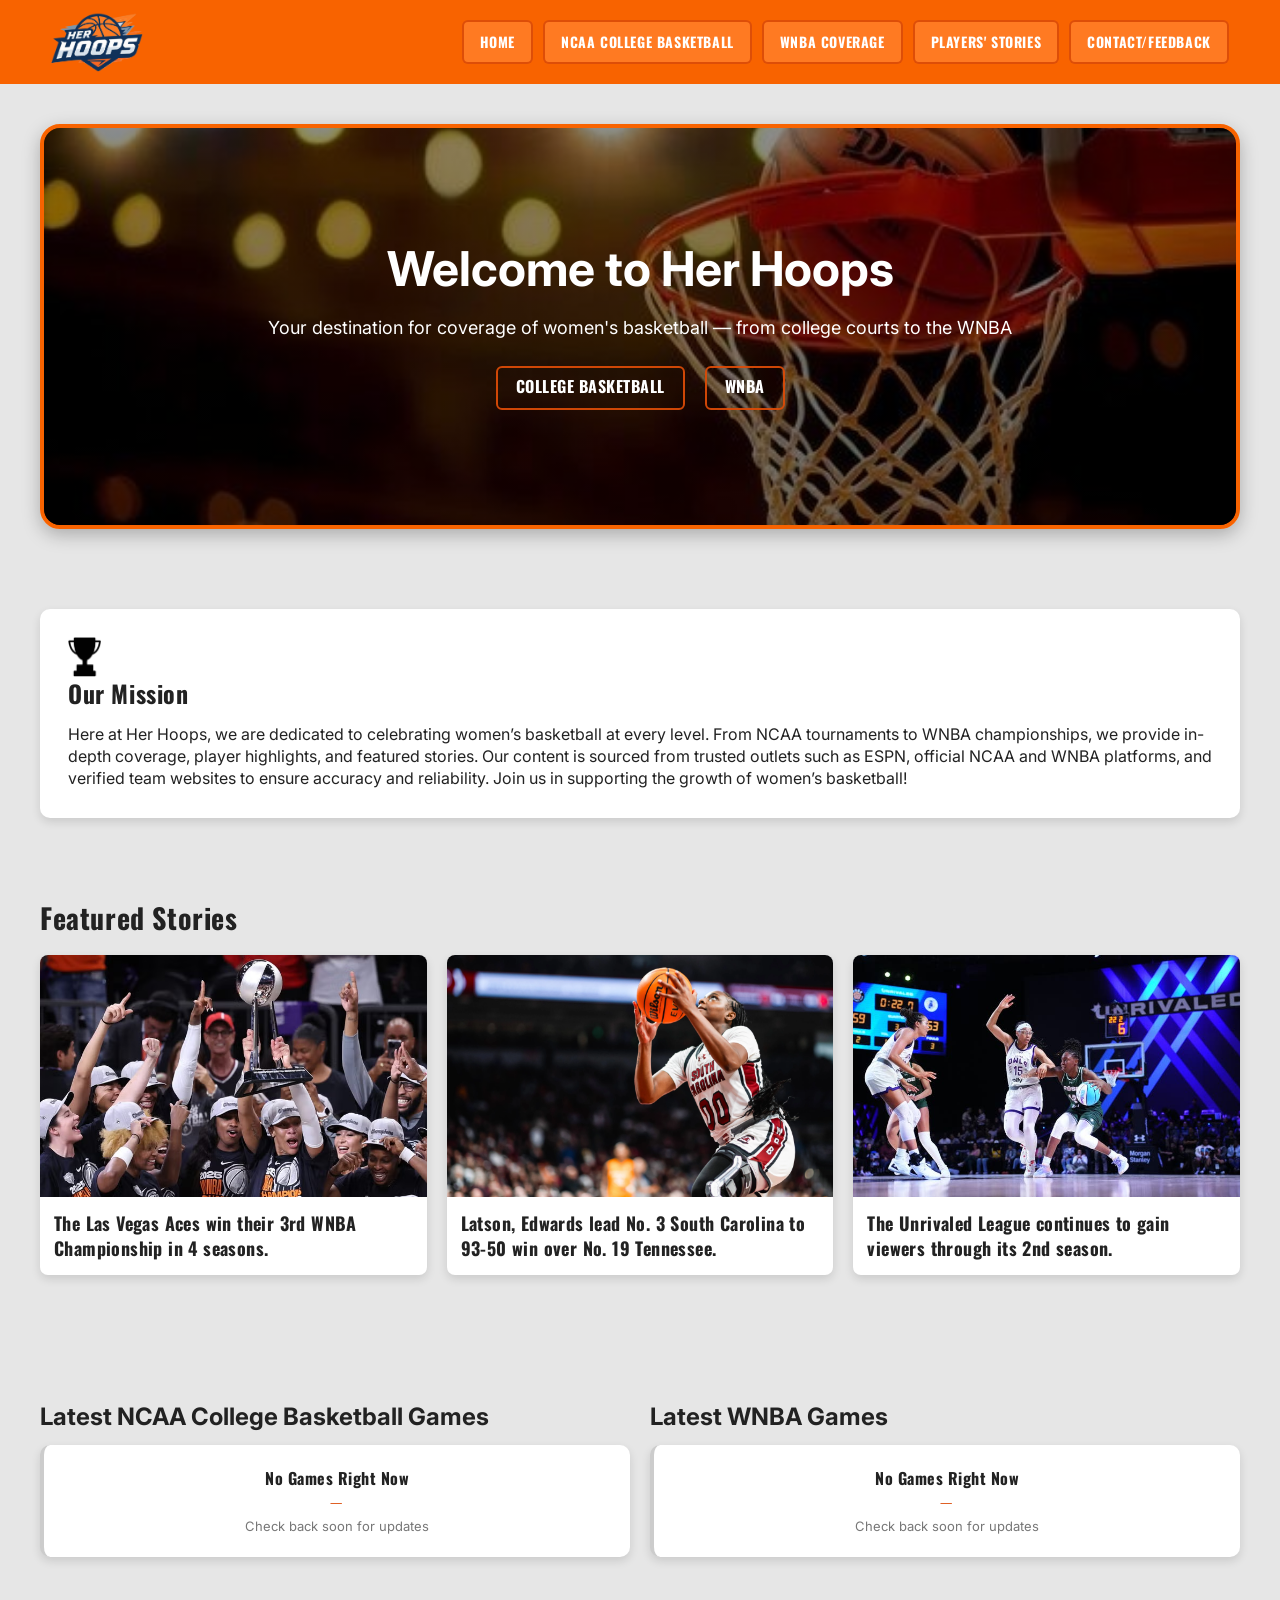
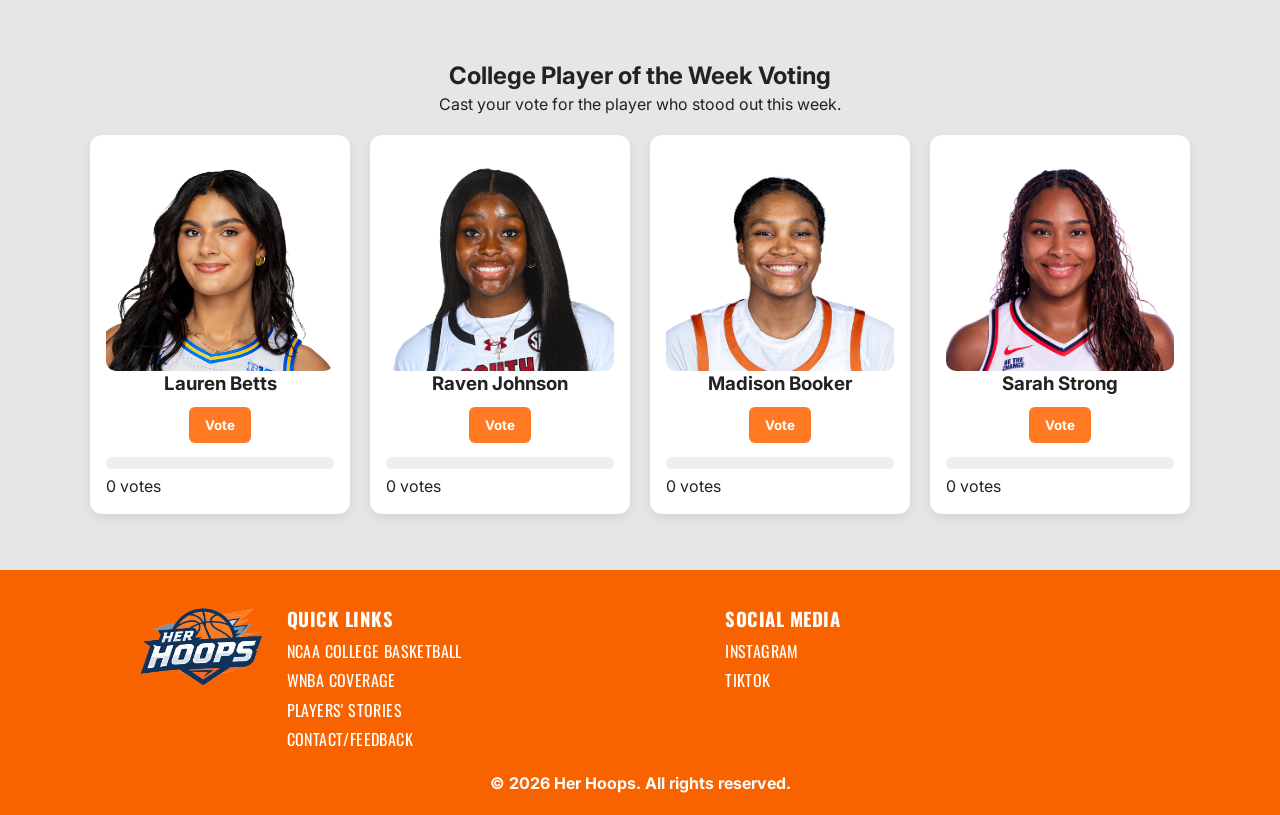
<file: index.html>
<!DOCTYPE html>
<html lang="en">
<head>
<meta charset="UTF-8">
<meta name="viewport" content="width=device-width, initial-scale=1.0">
<title>Her Hoops</title>
<link rel="stylesheet" href="stylesheet.css">
<link rel="stylesheet" href="base.css">
<style>
  .index-hero {
    background: url("images/defaultbanner.jpg") no-repeat center/cover;
    height: clamp(380px, 45vh, 550px);
    display: flex;
    justify-content: center;
    align-items: center;
    text-align: center;
    color: white;
    position: relative;
    overflow: hidden;
  }

  .index-hero::before {
    content: "";
    position: absolute;
    inset: 0;
    background: linear-gradient(180deg, rgba(0,0,0,0.45) 0%, rgba(0,0,0,0.55) 100%);
    z-index: 0;
  }

  .index-hero-content {
    position: relative;
    z-index: 1;
    padding: 0 clamp(12px, 5vw, 40px);
  }

  .index-hero h1 {
    font-size: clamp(28px, 4vw, 48px);
    margin-bottom: 12px;
  }

  .index-hero p {
    margin-bottom: 18px;
    font-size: clamp(14px, 1.6vw, 18px);
  }

  .hero-btn {
    text-decoration: none;
    padding: 10px 18px;
    margin: 8px;
    border-radius: 6px;
    color: white;
    font-weight: bold;
    border: 2px solid var(--brand-dark);
    display: inline-block;
    transition: 0.25s ease;
  }

  .hero-btn:hover,
  .hero-btn:focus {
    background: white;
    color: var(--brand);
  }

  .mission-icon {
    height: 40px;
    width: auto;
    vertical-align: middle;
    margin-right: 8px;
  }
</style>
</head>

<body>

<!-- NAVBAR -->
<header>
  <div class="logo">
    <a href="#">
      <img src="images/logo.png" alt="Her Hoops Logo">
    </a>
  </div>
  <nav>
    <a href="#">Home</a>
    <a href="NCAACollegeBasketball.html">NCAA College Basketball</a>
    <a href="WNBACoverage.html">WNBA Coverage</a>
    <a href="PlayersStories.html">Players' Stories</a>
    <a href="Contact.html">Contact/Feedback</a>
  </nav>
</header>

<!-- HERO -->
<section class="index-hero">
  <div class="index-hero-content">
    <h1>Welcome to Her Hoops</h1>
    <p>Your destination for coverage of women's basketball — from college courts to the WNBA</p>
    <a href="NCAACollegeBasketball.html" class="hero-btn">College Basketball</a>
    <a href="WNBACoverage.html" class="hero-btn">WNBA</a>
  </div>
</section>

<!-- MISSION -->
<section class="mission">
  <h2>
    <img src="images/trophy.png" alt="Trophy icon" class="mission-icon" width="300" height="200" style="object-fit: contain;">
    Our Mission
  </h2>
  <p>
    Here at Her Hoops, we are dedicated to celebrating women’s basketball at every level. From NCAA tournaments to WNBA
    championships, we provide in-depth coverage, player highlights, and featured stories. Our content is sourced from
    trusted outlets such as ESPN, official NCAA and WNBA platforms, and verified team websites to ensure accuracy and
    reliability. Join us in supporting the growth of women’s basketball!
  </p>
</section>

<!-- FEATURED STORIES -->
<section class="featured">
  <h2>Featured Stories</h2>

  <div class="cards">
    <a href="https://www.espn.com/wnba/story/_/id/46556964/las-vegas-aces-sweep-phoenix-mercury-4-games-win-2025-wnba-championship" class="card-link">
      <div class="card">
        <img src="images/aces.avif" alt="Las Vegas Aces Basketball Team">
        <h3>The Las Vegas Aces win their 3rd WNBA Championship in 4 seasons.</h3>
      </div>
    </a>

    <a href="https://gamecocksonline.com/news/2026/02/08/latson-edwards-lead-no-3-south-carolina-to-93-50-win-over-no-19-tennessee/" class="card-link">
      <div class="card">
        <img src="images/taniya.webp" alt="Ta'Niya Latson">
        <h3>Latson, Edwards lead No. 3 South Carolina to 93-50 win over No. 19 Tennessee.</h3>
      </div>
    </a>

    <a href="https://www.unrivaled.basketball/news/unrivaled-numbers-in-season-2-2xxhf3n3q35f" class="card-link">
      <div class="card">
        <img src="images/unrivaled.jpeg" alt="Chelsea Gray guarded by Allisha Gray">
        <h3>The Unrivaled League continues to gain viewers through its 2nd season.</h3>
      </div>
    </a>
  </div>
</section>

<br><br>

<!-- GAMES -->
<section class="games">
  <div>
    <h2>Latest NCAA College Basketball Games</h2>

    <div class="upcoming-mini-grid">
      <div class="mini-game-card empty">
        <div class="mini-matchup">
          <div class="mini-team">No Games Right Now</div>
          <div class="mini-vs">—</div>
          <div class="mini-subtext">Check back soon for updates</div>
        </div>
      </div>
    </div>
  </div>

  <div>
    <h2>Latest WNBA Games</h2>

    <div class="upcoming-mini-grid">
      <div class="mini-game-card empty">
        <div class="mini-matchup">
          <div class="mini-team">No Games Right Now</div>
          <div class="mini-vs">—</div>
          <div class="mini-subtext">Check back soon for updates</div>
        </div>
      </div>
    </div>
  </div>
</section>

<br>

<!-- PLAYER VOTE -->
<section class="player-vote-section">
  <h2>College Player of the Week Voting</h2>
  <p>Cast your vote for the player who stood out this week.</p>

  <div class="player-grid" id="playerGrid">
    <div class="player-card" data-player="Lauren Betts" data-key="lauren-betts">
      <img src="images/laurenbetts.png" alt="Lauren Betts Headshot">
      <h3>Lauren Betts</h3>
      <button class="vote-btn">Vote</button>
      <div class="results">
        <div class="bar"><div class="fill" id="bar-lauren-betts"></div></div>
        <span id="count-lauren-betts">0 votes</span>
      </div>
    </div>

    <div class="player-card" data-player="Raven Johnson" data-key="raven-johnson">
      <img src="images/ravenjohnson.png" alt="Raven Johnson Headshot">
      <h3>Raven Johnson</h3>
      <button class="vote-btn">Vote</button>
      <div class="results">
        <div class="bar"><div class="fill" id="bar-raven-johnson"></div></div>
        <span id="count-raven-johnson">0 votes</span>
      </div>
    </div>

    <div class="player-card" data-player="Madison Booker" data-key="madison-booker">
      <img src="images/madisonbooker.png" alt="Madison Booker Headshot">
      <h3>Madison Booker</h3>
      <button class="vote-btn">Vote</button>
      <div class="results">
        <div class="bar"><div class="fill" id="bar-madison-booker"></div></div>
        <span id="count-madison-booker">0 votes</span>
      </div>
    </div>

    <div class="player-card" data-player="Sarah Strong" data-key="sarah-strong">
      <img src="images/sarahstrong.png" alt="Sarah Strong Headshot">
      <h3>Sarah Strong</h3>
      <button class="vote-btn">Vote</button>
      <div class="results">
        <div class="bar"><div class="fill" id="bar-sarah-strong"></div></div>
        <span id="count-sarah-strong">0 votes</span>
      </div>
    </div>
  </div>

  <p id="voteMessage"></p>
</section>

<!-- FOOTER -->
<footer>
  <div class="footer-container">
    <div class="footer-logo">
      <img src="images/logo.png" alt="Her Hoops Logo">
    </div>

    <div class="footer-column">
      <h3>Quick Links</h3>
      <p><a href="NCAACollegeBasketball.html">NCAA College Basketball</a></p>
      <p><a href="WNBACoverage.html">WNBA Coverage</a></p>
      <p><a href="PlayersStories.html">Players' Stories</a></p>
      <p><a href="Contact.html">Contact/Feedback</a></p>
    </div>

    <div class="footer-column">
      <h3>Social Media</h3>
      <p><a href="https://www.instagram.com">Instagram</a></p>
      <p><a href="https://www.tiktok.com">TikTok</a></p>
    </div>
  </div>

  <div class="copyright">
    © 2026 Her Hoops. All rights reserved.
  </div>
</footer>

<script>
  const votes = {
    "Lauren Betts": 0,
    "Raven Johnson": 0,
    "Madison Booker": 0,
    "Sarah Strong": 0
  };

  const storageKey = "herHoopsVote";
  const voteMessage = document.getElementById("voteMessage");

  function slugify(name) {
    return name.toLowerCase().replace(/\s+/g, "-");
  }

  function updateResults() {
    const totalVotes = Object.values(votes).reduce((sum, value) => sum + value, 0);

    for (const player in votes) {
      const key = slugify(player);
      const countEl = document.getElementById(`count-${key}`);
      const barEl = document.getElementById(`bar-${key}`);
      const playerVotes = votes[player];
      const percent = totalVotes === 0 ? 0 : (playerVotes / totalVotes) * 100;

      if (countEl) {
        countEl.textContent = `${playerVotes} vote${playerVotes !== 1 ? "s" : ""}`;
      }

      if (barEl) {
        barEl.style.width = `${percent}%`;
      }
    }
  }

  function loadSavedVote() {
    const savedVote = localStorage.getItem(storageKey);

    if (savedVote && votes.hasOwnProperty(savedVote)) {
      votes[savedVote] = 1;

      document.querySelectorAll(".vote-btn").forEach(btn => {
        btn.disabled = true;
        btn.textContent = "Voted";
      });

      voteMessage.textContent = `You already voted for ${savedVote}.`;
    }

    updateResults();
  }

  document.querySelectorAll(".player-card").forEach(card => {
    const player = card.dataset.player;
    const button = card.querySelector(".vote-btn");

    button.addEventListener("click", () => {
      if (localStorage.getItem(storageKey)) {
        voteMessage.textContent = "You have already voted.";
        return;
      }

      votes[player] += 1;
      localStorage.setItem(storageKey, player);

      document.querySelectorAll(".vote-btn").forEach(btn => {
        btn.disabled = true;
        btn.textContent = "Voted";
      });

      voteMessage.textContent = `Thanks for voting for ${player}!`;
      updateResults();
    });
  });

  loadSavedVote();
</script>
</body>
</html>
</file>
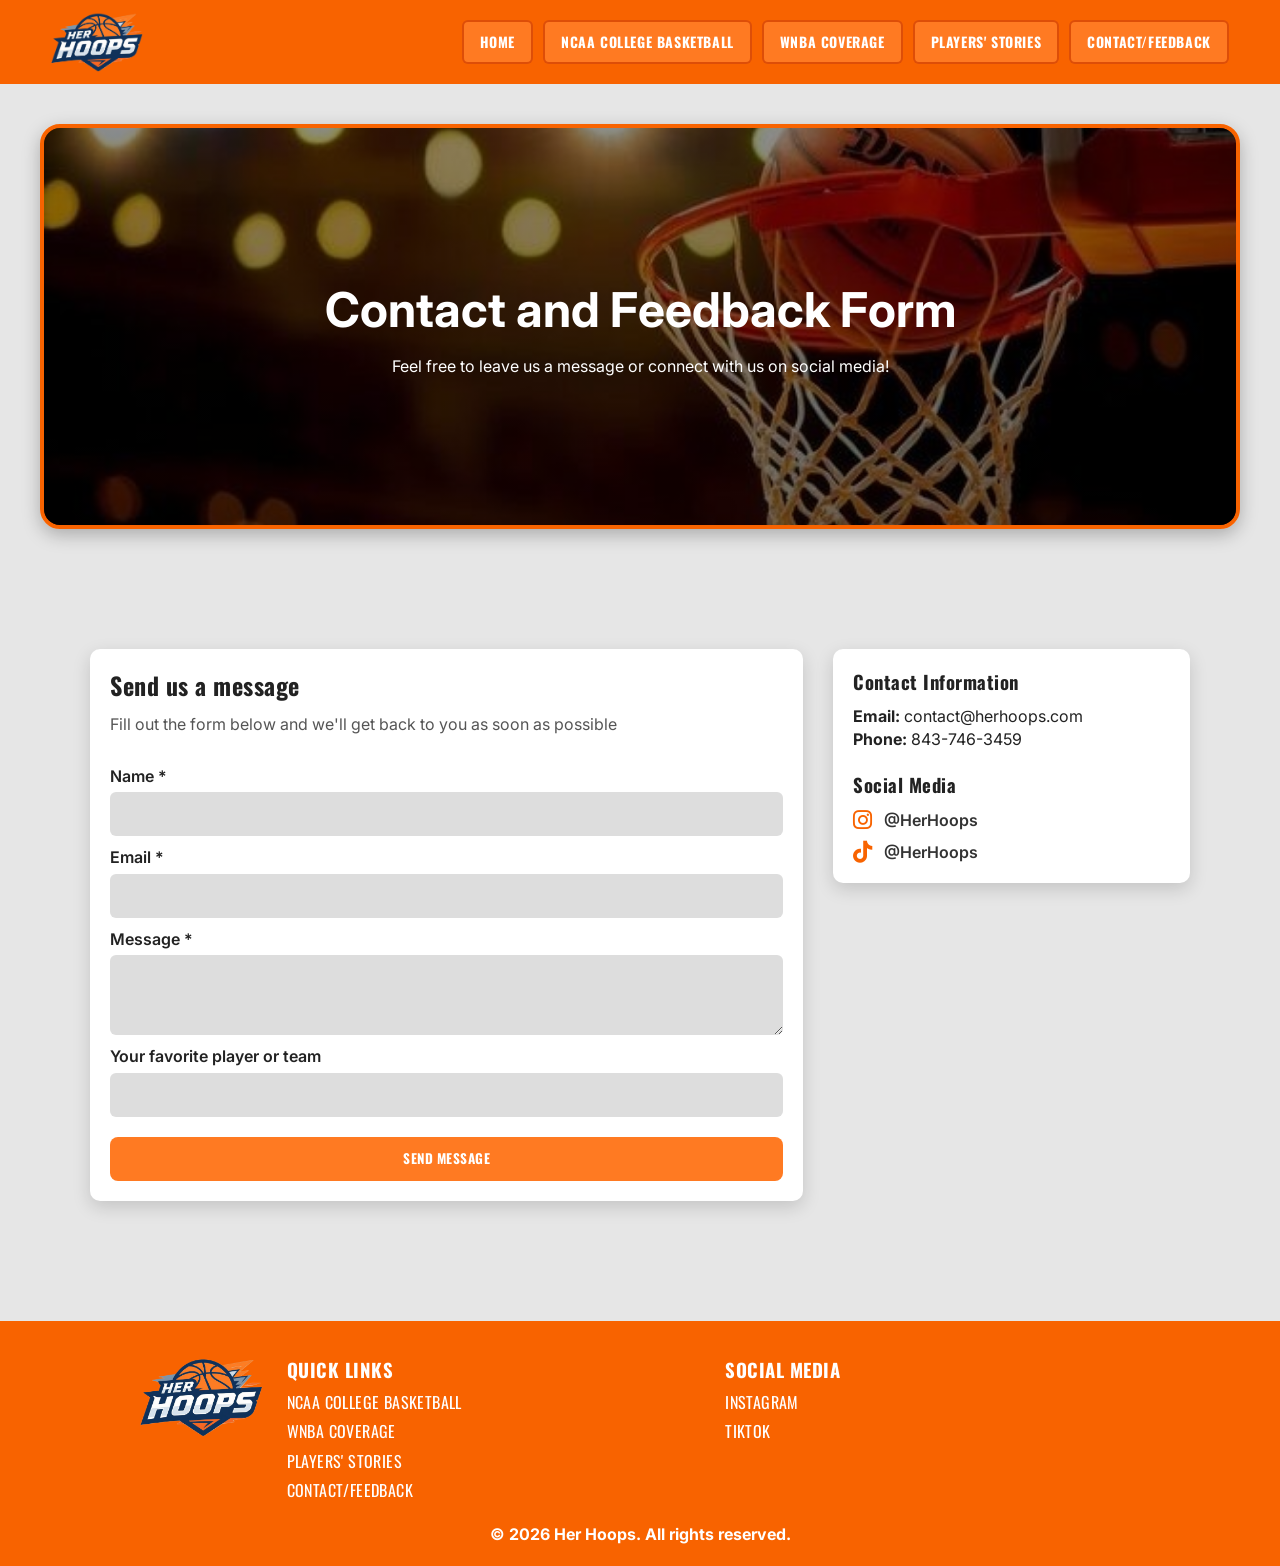
<file: Contact.html>
<!DOCTYPE html>
<html lang="en">
<head>
<meta charset="UTF-8">
<meta name="viewport" content="width=device-width, initial-scale=1.0">
<title>Her Hoops - Contact</title>

<link rel="stylesheet" href="base.css">
<link rel="stylesheet" href="stylesheet.css">
<link rel="stylesheet" href="https://cdnjs.cloudflare.com/ajax/libs/font-awesome/6.5.0/css/all.min.css">

<style>
.contact-hero {
  background: url("images/defaultbanner.jpg") no-repeat center/cover;
  height: clamp(380px, 45vh, 550px);
  display: flex;
  justify-content: center;
  align-items: center;
  text-align: center;
  color: white;
  position: relative;
  overflow: hidden;
}

.contact-hero::before {
  content: "";
  position: absolute;
  inset: 0;
  background: linear-gradient(180deg, rgba(0,0,0,0.45) 0%, rgba(0,0,0,0.55) 100%);
  z-index: 0;
}

.contact-hero-content { 
  position: relative;
  z-index: 1; 
  padding: 0 clamp(12px, 5vw, 40px); 
}

.contact-hero h1 {
  font-size: clamp(28px, 4vw, 48px); 
  margin-bottom: 12px; 
}

/* Confirmation message */
.form-message {
  margin-top: 12px;
  font-weight: 700;
  color: green;
  font-family: 'Oswald', Arial, sans-serif;
  letter-spacing: 0.5px;
}
</style>
</head>

<body>

<!-- NAVBAR -->
<header>
  <div class="logo">
    <a href="index.html">
      <img src="images/logo.png" alt="Her Hoops Logo">
    </a>
  </div>

  <nav>
    <a href="index.html">Home</a>
    <a href="NCAACollegeBasketball.html">NCAA College Basketball</a>
    <a href="WNBACoverage.html">WNBA Coverage</a>
    <a href="PlayersStories.html">Players' Stories</a>
    <a href="#">Contact/Feedback</a>
  </nav>
</header>

<!-- HERO -->
<section class="contact-hero">
  <div class="contact-hero-content">
    <h1>Contact and Feedback Form</h1>
    <p>Feel free to leave us a message or connect with us on social media!</p>
  </div>
</section>

<!-- CONTACT SECTION -->
<main class="contact-wrapper">

  <div class="contact-grid">

    <!-- LEFT: FORM -->
    <div class="contact-card">
      <h2>Send us a message</h2>
      <p class="sub-text">
        Fill out the form below and we'll get back to you as soon as possible
      </p>

      <!-- UPDATED FORM -->
      <form id="contactForm">
        <label>Name *</label>
        <input type="text" required>

        <label>Email *</label>
        <input type="email" required>

        <label>Message *</label>
        <textarea required></textarea>

        <label>Your favorite player or team</label>
        <input type="text">

        <button type="submit" class="send-btn">Send Message</button>

        <!-- Confirmation message -->
        <p id="formMessage" class="form-message" style="display:none;">
          Message sent successfully!
        </p>
      </form>
    </div>

    <!-- RIGHT COLUMN -->
    <div class="contact-side">

      <div class="contact-card">
        <h3>Contact Information</h3>
        <p><strong>Email:</strong> contact@herhoops.com</p>
        <p><strong>Phone:</strong> 843-746-3459</p>
        <br>

        <h3>Social Media</h3>

        <div class="social-item">
          <i class="fa-brands fa-instagram"></i>
          <a href="https://www.instagram.com" target="_blank" class="social-link">
            <span>@HerHoops</span>
          </a>
        </div>

        <div class="social-item">
          <i class="fa-brands fa-tiktok"></i>
          <a href="https://www.tiktok.com" target="_blank" class="social-link">
            <span>@HerHoops</span>
          </a>
        </div>

      </div>

    </div>

  </div>

</main>

<!-- Footer -->
<footer>
  <div class="footer-container">
    <div class="footer-logo">
      <img src="images/logo.png" alt="Her Hoops Logo">
    </div>

    <div class="footer-column">
      <h3>Quick Links</h3>
      <p><a href="NCAACollegeBasketball.html">NCAA College Basketball</a></p>
      <p><a href="WNBACoverage.html">WNBA Coverage</a></p>
      <p><a href="PlayersStories.html">Players' Stories</a></p>
      <p><a href="#">Contact/Feedback</a></p>
    </div>

    <div class="footer-column">
      <h3>Social Media</h3>
      <p><a href="https://www.instagram.com">Instagram</a></p>
      <p><a href="https://www.tiktok.com">TikTok</a></p>
    </div>
  </div>

  <div class="copyright">
    © 2026 Her Hoops. All rights reserved.
  </div>
</footer>

<!-- SCRIPT -->
<script>
  const form = document.getElementById("contactForm");
  const message = document.getElementById("formMessage");

  form.addEventListener("submit", function(e) {
    e.preventDefault();
    message.style.display = "block";
    form.reset();
  });
</script>

</body>
</html>
</file>
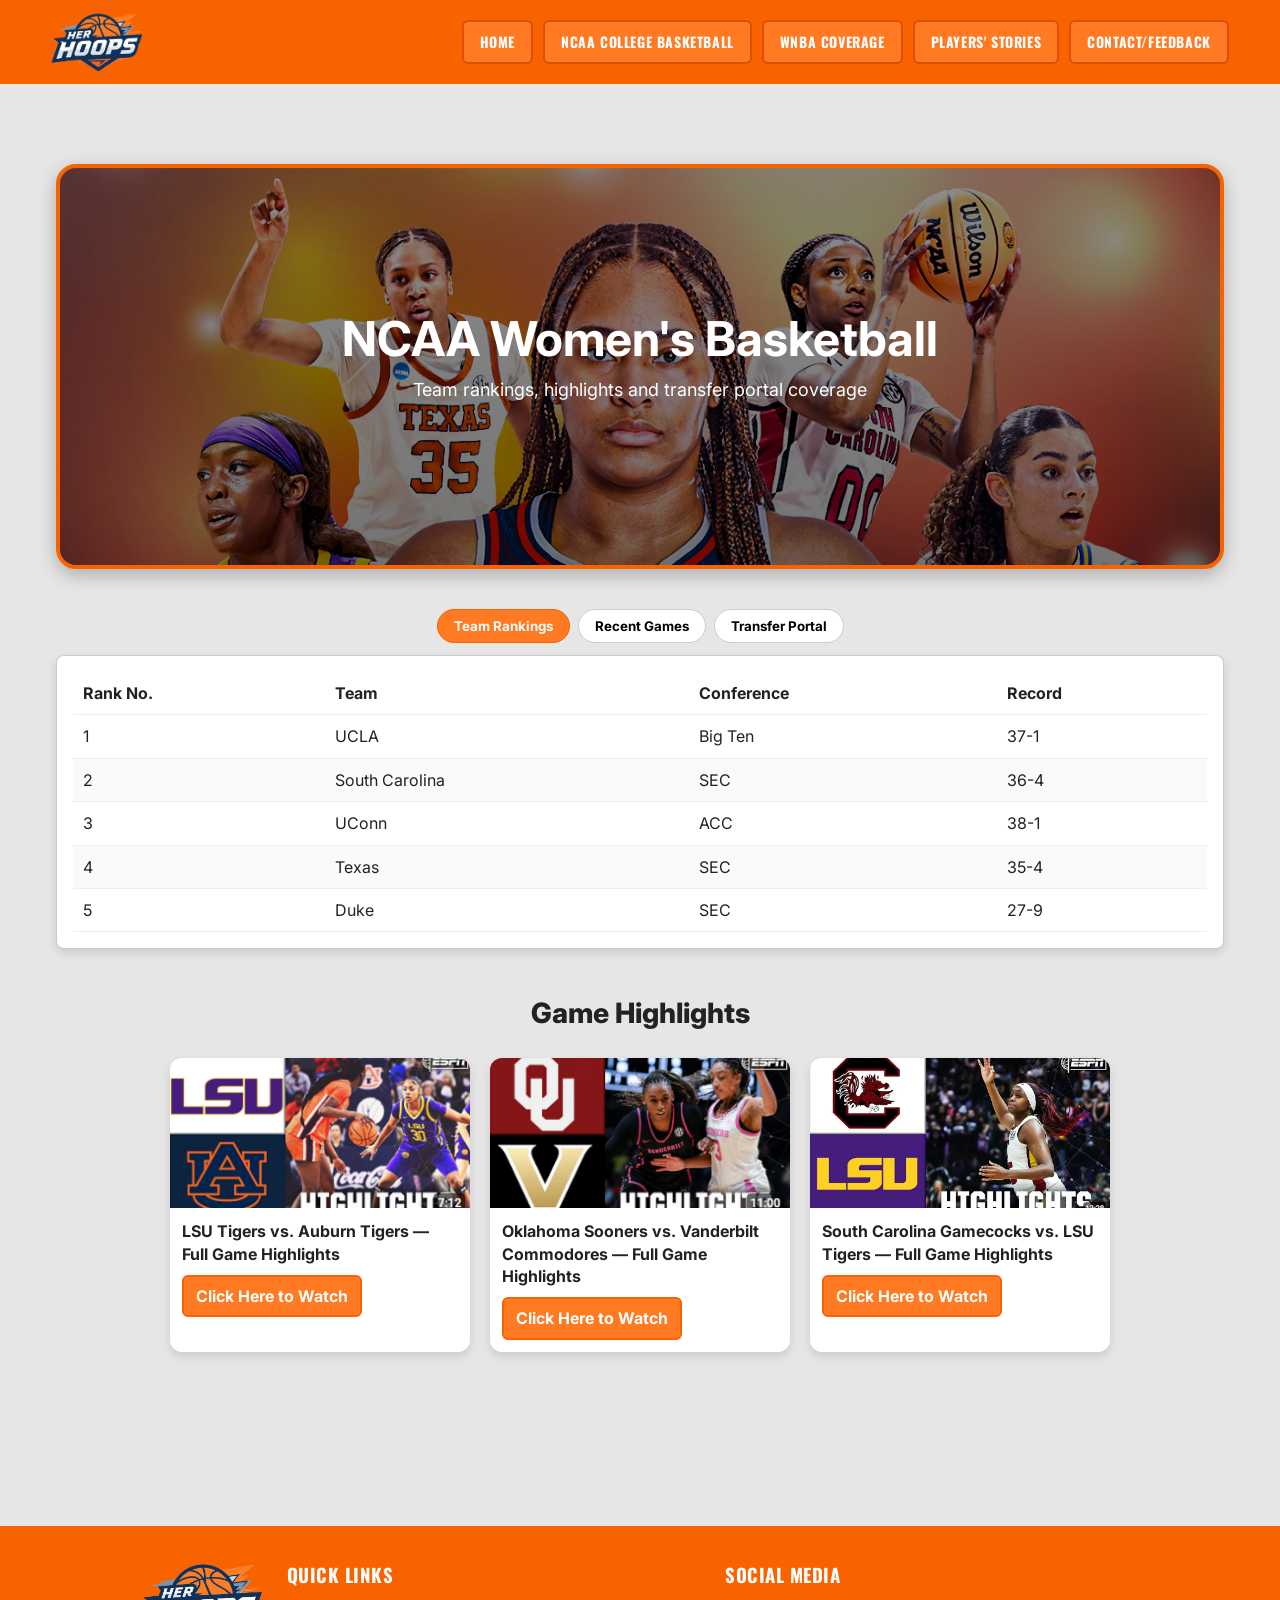
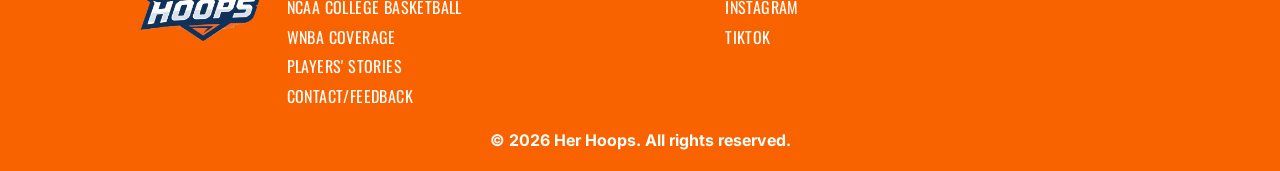
<file: NCAACollegeBasketball.html>
<!DOCTYPE html>
<html lang="en">
<head>
<meta charset="utf-8">
<meta name="viewport" content="width=device-width, initial-scale=1">
<title>NCAA College Basketball — Her Hoops</title>

<link rel="stylesheet" href="stylesheet2.css">
<link rel="stylesheet" href="base.css">

<style>
  .ncaa-hero {
  background: url("images/college banner.png") no-repeat center/cover;
  height: clamp(380px, 45vh, 550px);
  display: flex;
  justify-content: center;
  align-items: center;
  text-align: center;
  color: white;
  position: relative;
  overflow: hidden;
}
.ncaa-hero::before {
  content: "";
  position: absolute;
  inset: 0;
  background: linear-gradient(180deg, rgba(0,0,0,0.45) 0%, rgba(0,0,0,0.55) 100%);
  z-index: 0;
}
.ncaa-hero-content {
  position: relative;
  z-index: 1;
  padding: 0 clamp(12px, 5vw, 40px);
  max-width: 800px;
  width: 100%;
}
.ncaa-hero h1 {
  font-size: clamp(28px, 4vw, 48px);
  margin-bottom: 12px;
  line-height: 1.1;
  overflow-wrap: anywhere;
}
.ncaa-hero p {
  margin-bottom: 18px;
  font-size: clamp(14px, 1.6vw, 18px);
  overflow-wrap: anywhere;
}

</style>
</head>

<body>

<header>
    <div class="logo">
        <a href="index.html">
    <img src="images/logo.png" alt="Her Hoops Logo">
        </a>
</div>
    <nav>
        <a href="index.html">Home</a>
        <a href="#">NCAA College Basketball</a>
        <a href="WNBACoverage.html">WNBA Coverage</a>
        <a href="PlayersStories.html">Players' Stories</a>
        <a href="Contact.html">Contact/Feedback</a>
    </nav>
</header>

<main>
<!-- Hero -->
  <section class="ncaa-hero">
    <div class="ncaa-hero-content">
        <h1>NCAA Women's Basketball</h1>
        <p>Team rankings, highlights and transfer portal coverage</p>
    </div>
</section>


<!-- Nav Tabs -->
<div class="tabs-wrap">
  <div class="tabs">
    <button class="tab active" data-panel="rankings">Team Rankings</button>
    <button class="tab" data-panel="recent">Recent Games</button>
    <button class="tab" data-panel="transfer">Transfer Portal</button>
  </div>
</div>

<!-- Panel -->
<div class="panel">

  <!-- Rankings -->
  <div id="rankings" class="box panel-item">
    <table>
      <thead>
        <tr>
          <th>Rank No.</th>
          <th>Team</th>
          <th>Conference</th>
          <th>Record</th>
        </tr>
      </thead>
      <tbody>
        <tr><td>1</td><td>UCLA</td><td>Big Ten</td><td>37-1</td></tr>
        <tr><td>2</td><td>South Carolina</td><td>SEC</td><td>36-4</td></tr>
        <tr><td>3</td><td>UConn</td><td>ACC</td><td>38-1</td></tr>
        <tr><td>4</td><td>Texas</td><td>SEC</td><td>35-4</td></tr>
        <tr><td>5</td><td>Duke</td><td>SEC</td><td>27-9</td></tr>
      </tbody>
    </table>
  </div>

  <!-- Recent Games -->
  <div id="recent" class="box panel-item" style="display:none">
  <h3>Recent Game Scores</h3>

  <div class="score-grid">
    <div class="score-card">
      <div class="score-teams">
        <span class="team">South Carolina</span>
        <span class="score">62</span>
      </div>
      <div class="score-teams">
        <span class="team">UConn</span>
        <span class="score">48</span>
      </div>
      <p class="score-note">South Carolina wins by 14</p>
    </div>

    <div class="score-card">
      <div class="score-teams">
        <span class="team">UCLA</span>
        <span class="score">51</span>
      </div>
      <div class="score-teams">
        <span class="team">Texas</span>
        <span class="score">44</span>
      </div>
      <p class="score-note">UCLA wins by 7</p>
    </div>

    <div class="score-card">
      <div class="score-teams">
        <span class="team">UCLA</span>
        <span class="score">79</span>
      </div>
      <div class="score-teams">
        <span class="team">South Carolina</span>
        <span class="score">51</span>
      </div>
      <p class="score-note">2026 National Championship<br>UCLA wins by 28<br></p>
    </div>
  </div>
</div>

  <!-- Transfer Portal -->
<div id="transfer" class="box panel-item" style="display:none">
  <h3>Transfer Portal</h3>

  <div class="transfer-grid">
    <div class="transfer-card">
      <h4>Audi Crooks</h4>
      <p><strong>From:</strong> Iowa State</p>
      <p><strong>To:</strong> Oklahoma State University</p>
      <p><strong>Status:</strong> Commited</p>
    </div>

    <div class="transfer-card">
      <h4>Jordan Lee</h4>
      <p><strong>From:</strong> Texas</p>
      <p><strong>To:</strong> South Carolina</p>
      <p><strong>Status:</strong> Commited</p>
    </div>

    <div class="transfer-card">
      <h4>Talaysia Cooper</h4>
      <p><strong>From:</strong> Tennessee</p>
      <p><strong>To:</strong> Ole Miss</p>
      <p><strong>Status:</strong> Committed</p>
    </div>
  </div>
</div>
<br><br>

<!-- Highlights -->
<h2 class="highlights-title">Game Highlights</h2>
  <div class="cards-row">
  <article class="highlight-card">
    <div class="thumbnail">
      <img src="images/game1.png" alt="LSU vs Aubrun highlight">
    </div>
    <div class="card-body">
      <h3>LSU Tigers vs. Auburn Tigers — Full Game Highlights<br></h3>
      <a class="cta" href="https://www.youtube.com/watch?v=ps1PshcwTmg">Click Here to Watch</a>
    </div>
</article>

  <article class="highlight-card">
    <div class="thumbnail">
      <img src="images/game2.png" alt="Oklahoma vs Vanderbilt highlight">
    </div>
    <div class="card-body">
      <h3>Oklahoma Sooners vs. Vanderbilt Commodores — Full Game Highlights</h3>
      <a class="cta" href="https://www.youtube.com/watch?v=9d86URIUkKM">Click Here to Watch</a>
    </div>
  </article>

  <article class="highlight-card">
    <div class="thumbnail">
      <img src="images/game3.png" alt="South Carolina vs LSU highlight">
      <span class="duration">9:45</span>
    </div>
    <div class="card-body">
      <h3>South Carolina Gamecocks vs. LSU Tigers — Full Game Highlights<br></h3>
      <a class="cta" href="https://www.youtube.com/watch?v=UYVqqzo1Cok">Click Here to Watch</a>
    </div>
  </article>

</div>
<br><br><br><br><br><br>
</main>
  <!-- Footer -->
<footer>
    <div class="footer-container">
        <div class="footer-logo">
      <img src="images/logo.png" alt="Her Hoops Logo">
    </div>
        <div class="footer-column">
    <h3>Quick Links</h3>
    <p><a href="#">NCAA College Basketball</a></p>
    <p><a href="WNBACoverage.html">WNBA Coverage</a></p>
    <p><a href="PlayersStories.html">Players' Stories</a></p>
    <p><a href="Contact.html">Contact/Feedback</a></p>
    </div>
        <div class="footer-column">
    <h3>Social Media</h3>
    <p><a href="https://www.instagram.com">Instagram</a></p>
    <p><a href="https://www.tiktok.com">TikTok</a></p>
</div>
    </div>

    <div class="copyright">
        © 2026 Her Hoops. All rights reserved.
    </div>
</footer>

<script>
document.querySelectorAll('.tab').forEach(btn=>{
  btn.addEventListener('click', ()=>{
    document.querySelectorAll('.tab').forEach(b=>b.classList.remove('active'));
    btn.classList.add('active');

    const panel = btn.dataset.panel;
    document.querySelectorAll('.panel-item').forEach(p=>{
      p.style.display = p.id === panel ? '' : 'none';
    });
  });
});
</script>

</body>
</html>
</file>
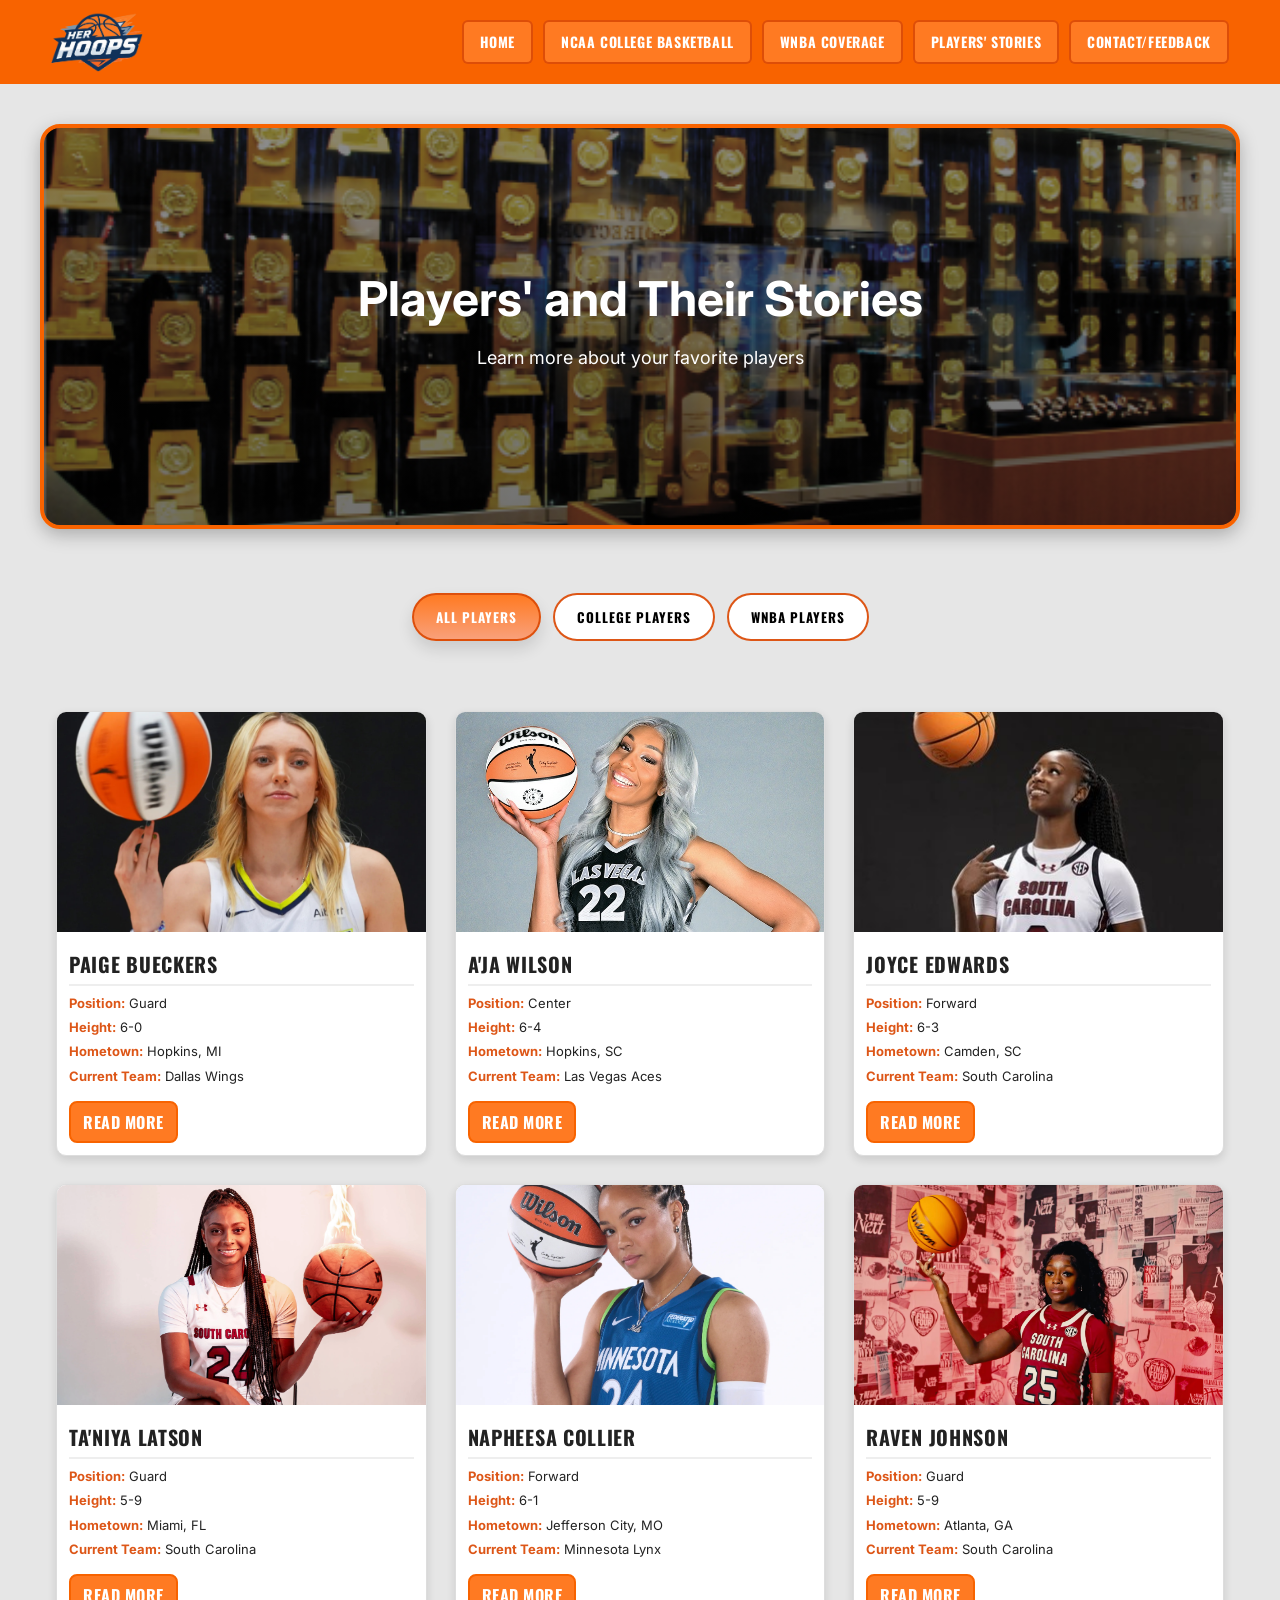
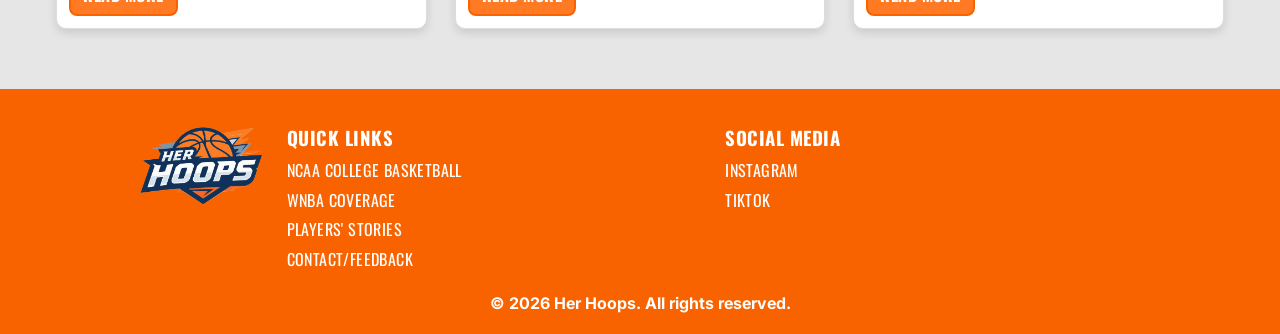
<file: PlayersStories.html>
<!DOCTYPE HTML>
<html lang="en">
<head>
<!-- Author: Johnae -->
<meta charset="utf-8">
<meta name="viewport" content="width=device-width, initial-scale=1">
<title>Players' Stories — Her Hoops</title>
<link rel="stylesheet" href="base.css">
<link rel="stylesheet" href="stylesheet3.css">

<style>
.stories-hero {
  background: url("images/storiesbanner.jpg") no-repeat center/cover;
  height: clamp(380px, 45vh, 550px);
  display: flex;
  justify-content: center;
  align-items: center;
  text-align: center;
  color: white;
  position: relative;
  overflow: hidden;
}
.stories-hero::before {
  content: "";
  position: absolute;
  inset: 0;
  background: linear-gradient(180deg, rgba(0,0,0,0.45) 0%, rgba(0,0,0,0.55) 100%);
  z-index: 0;
}
.stories-hero-content {
  position: relative;
  z-index: 1;
  padding: 0 clamp(12px, 5vw, 40px);
}
.stories-hero h1 {
  font-size: clamp(28px, 4vw, 48px);
  margin-bottom: 12px;
  color: white;
}
.stories-hero p {
  margin-bottom: 18px;
  font-size: clamp(14px, 1.6vw, 18px);
  color: white;
}

</style>
</head>

<body>

<header>
    <div class="logo">
        <a href="index.html">
            <img src="images/logo.png" alt="Her Hoops Logo">
        </a>
    </div>
    <nav>
        <a href="index.html">Home</a>
        <a href="NCAACollegeBasketball.html">NCAA College Basketball</a>
        <a href="WNBACoverage.html">WNBA Coverage</a>
        <a href="#">Players' Stories</a>
        <a href="Contact.html">Contact/Feedback</a>
    </nav>
</header>

<!-- HERO -->
<section class="stories-hero">
    <div class="stories-hero-content">
        <h1>Players' and Their Stories</h1>
        <p>Learn more about your favorite players</p>
    </div>
</section>

<!-- TAB BAR -->
<div class="tabs-wrap">
  <div class="tabs">
    <button class="tab active" data-filter="all">All Players</button>
    <button class="tab" data-filter="college">College Players</button>
    <button class="tab" data-filter="wnba">WNBA Players</button>
  </div>
</div>

<!-- CARDS -->
<main class="main-content">
  <section class="cards-row">

    <article class="player-card" data-type="wnba">
      <div class="thumb">
        <img src="images/paigebueckers.jpg" alt="Paige Bueckers" />
      </div>
      <div class="card-body">
        <h3 class="player-name">Paige Bueckers</h3>
        <ul class="player-info">
          <li><strong>Position:</strong> Guard</li>
          <li><strong>Height:</strong> 6-0</li>
          <li><strong>Hometown:</strong> Hopkins, MI</li>
          <li><strong>Current Team:</strong> Dallas Wings</li>
        </ul>
        <a class="card-cta" href="https://www.wnba.com/player/1642784/paige-bueckers/profile">Read More</a>
      </div>
    </article>

    <article class="player-card" data-type="wnba">
      <div class="thumb">
        <img src="images/ajawilson.png" alt="A'ja Wilson" />
      </div>
      <div class="card-body">
        <h3 class="player-name">A'ja Wilson</h3>
        <ul class="player-info">
          <li><strong>Position:</strong> Center</li>
          <li><strong>Height:</strong> 6-4</li>
          <li><strong>Hometown:</strong> Hopkins, SC</li>
          <li><strong>Current Team:</strong> Las Vegas Aces</li>
        </ul>
        <a class="card-cta" href="https://www.wnba.com/player/1628932/aja-wilson">Read More</a>
      </div>
    </article>

    <article class="player-card" data-type="college">
      <div class="thumb">
        <img src="images/joyceedwards.jpg" alt="Joyce Edwards" />
      </div>
      <div class="card-body">
        <h3 class="player-name">Joyce Edwards</h3>
        <ul class="player-info">
          <li><strong>Position:</strong> Forward</li>
          <li><strong>Height:</strong> 6-3</li>
          <li><strong>Hometown:</strong> Camden, SC</li>
          <li><strong>Current Team:</strong> South Carolina</li>
        </ul>
        <a class="card-cta" href="https://gamecocksonline.com/sports/wbball/roster/player/joyce-edwards/">Read More</a>
      </div>
    </article>

    <article class="player-card" data-type="college">
      <div class="thumb">
        <img src="images/taniyalatson.webp" alt="Ta'Niya Latson" />
      </div>
      <div class="card-body">
        <h3 class="player-name">Ta'Niya Latson</h3>
        <ul class="player-info">
          <li><strong>Position:</strong> Guard</li>
          <li><strong>Height:</strong> 5-9</li>
          <li><strong>Hometown:</strong> Miami, FL</li>
          <li><strong>Current Team:</strong> South Carolina</li>
        </ul>
        <a class="card-cta" href="https://gamecocksonline.com/sports/wbball/roster/player/taniya-latson/">Read More</a>
      </div>
    </article>

    <article class="player-card" data-type="wnba">
      <div class="thumb">
        <img src="images/napheesacollier.jpg" alt="Napheesa Collier" />
      </div>
      <div class="card-body">
        <h3 class="player-name">Napheesa Collier</h3>
        <ul class="player-info">
          <li><strong>Position:</strong> Forward</li>
          <li><strong>Height:</strong> 6-1</li>
          <li><strong>Hometown:</strong> Jefferson City, MO</li>
          <li><strong>Current Team:</strong> Minnesota Lynx</li>
        </ul>
        <a class="card-cta" href="https://www.wnba.com/player/1629483/napheesa-collier/profile">Read More</a>
      </div>
    </article>

    <article class="player-card" data-type="college">
      <div class="thumb">
        <img src="images/ravenjohnson.avif" alt="Raven Johnson" />
      </div>
      <div class="card-body">
        <h3 class="player-name">Raven Johnson</h3>
        <ul class="player-info">
          <li><strong>Position:</strong> Guard</li>
          <li><strong>Height:</strong> 5-9</li>
          <li><strong>Hometown:</strong> Atlanta, GA</li>
          <li><strong>Current Team:</strong> South Carolina</li>
        </ul>
        <a class="card-cta" href="https://gamecocksonline.com/sports/wbball/roster/player/raven-johnson/">Read More</a>
      </div>
    </article>

  </section>
</main>

<!-- FOOTER -->
<footer>
    <div class="footer-container">
        <div class="footer-logo">
            <img src="images/logo.png" alt="Her Hoops Logo">
        </div>
        <div class="footer-column">
            <h3>Quick Links</h3>
            <p><a href="NCAACollegeBasketball.html">NCAA College Basketball</a></p>
            <p><a href="WNBACoverage.html">WNBA Coverage</a></p>
            <p><a href="#">Players' Stories</a></p>
            <p><a href="Contact.html">Contact/Feedback</a></p>
        </div>
        <div class="footer-column">
            <h3>Social Media</h3>
            <p><a href="https://www.instagram.com">Instagram</a></p>
            <p><a href="https://www.tiktok.com">TikTok</a></p>
        </div>
    </div>

    <div class="copyright">
        © 2026 Her Hoops. All rights reserved.
    </div>
</footer>

<script>
  const tabs = document.querySelectorAll('.tab');
  const cards = document.querySelectorAll('.player-card');

  tabs.forEach(btn => {
    btn.addEventListener('click', () => {
      tabs.forEach(b => b.classList.remove('active'));
      btn.classList.add('active');

      const filter = btn.dataset.filter;

      cards.forEach(card => {
        if (filter === 'all' || card.dataset.type === filter) {
          card.classList.remove('hidden');
        } else {
          card.classList.add('hidden');
        }
      });
    });
  });
</script>

</body>
</html>
</file>
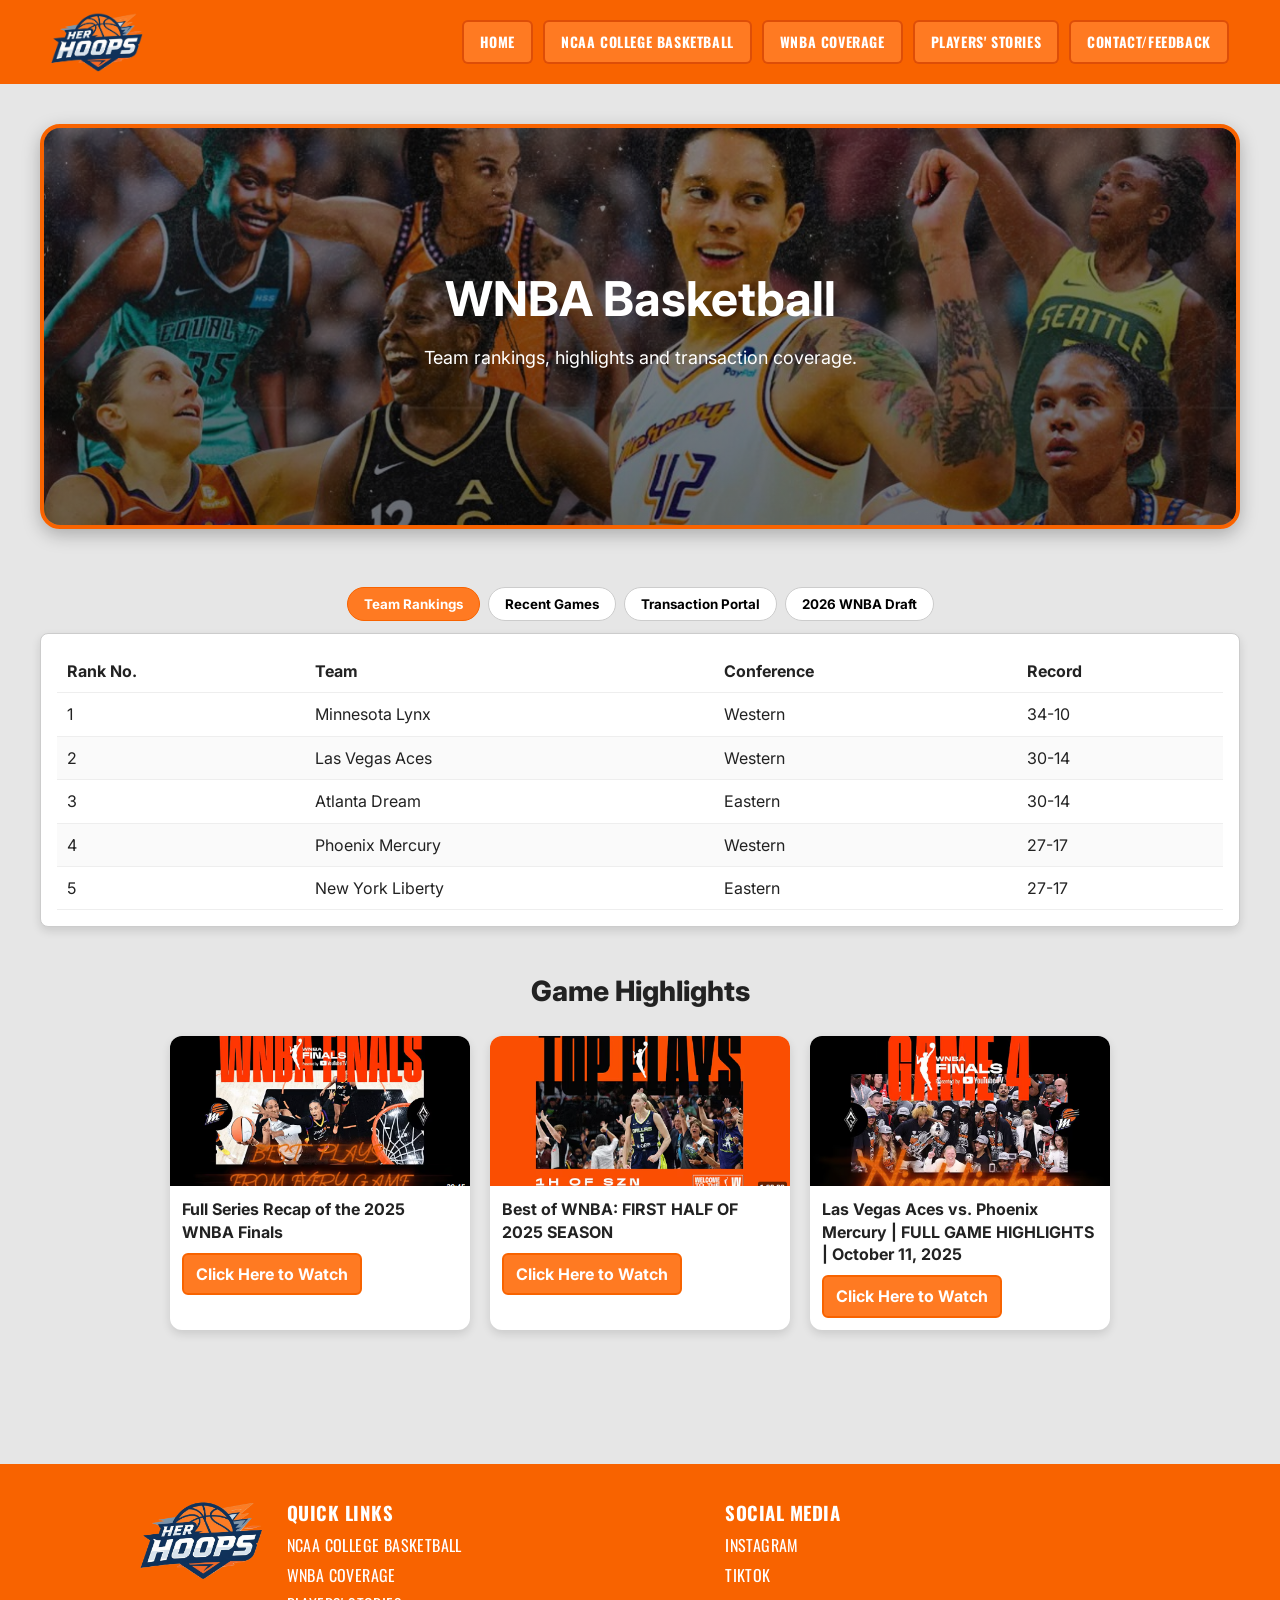
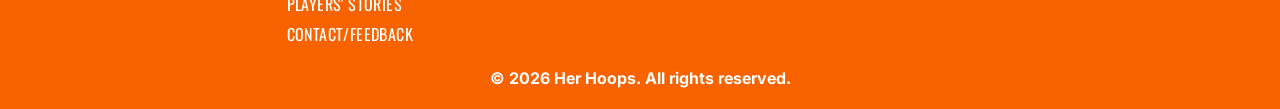
<file: WNBACoverage.html>
<!DOCTYPE html>
<html lang="en">
<head>
  <meta charset="utf-8">
  <meta name="viewport" content="width=device-width, initial-scale=1">
  <title>WNBA Coverage — Her Hoops</title>

  <link rel="stylesheet" href="base.css">
  <link rel="stylesheet" href="stylesheet2.css">

  <style>
    .WNBA-hero {
      background: url("images/wnba.jpg") no-repeat center/cover;
      height: clamp(380px, 45vh, 550px);
      display: flex;
      justify-content: center;
      align-items: center;
      text-align: center;
      color: white;
      position: relative;
      overflow: hidden;
    }

    .WNBA-hero::before {
      content: "";
      position: absolute;
      inset: 0;
      background: linear-gradient(180deg, rgba(0,0,0,0.45) 0%, rgba(0,0,0,0.55) 100%);
      z-index: 0;
    }

    .WNBA-hero-content {
      position: relative;
      z-index: 1;
      padding: 0 clamp(12px, 5vw, 40px);
    }

    .WNBA-hero h1 {
      font-size: clamp(28px, 4vw, 48px);
      margin-bottom: 12px;
      color: white;
    }

    .WNBA-hero p {
      margin-bottom: 18px;
      font-size: clamp(14px, 1.6vw, 18px);
      color: white;
    }
  </style>
</head>

<body>

  <header>
    <div class="logo">
      <a href="index.html">
        <img src="images/logo.png" alt="Her Hoops Logo">
      </a>
    </div>

    <nav>
      <a href="index.html">Home</a>
      <a href="NCAACollegeBasketball.html">NCAA College Basketball</a>
      <a href="#">WNBA Coverage</a>
      <a href="PlayersStories.html">Players' Stories</a>
      <a href="Contact.html">Contact/Feedback</a>
    </nav>
  </header>

  <!-- Hero -->
  <section class="WNBA-hero">
    <div class="WNBA-hero-content">
      <h1>WNBA Basketball</h1>
      <p>Team rankings, highlights and transaction coverage.</p>
    </div>
  </section>

  <!-- Nav Tabs -->
  <div class="tabs-wrap">
    <div class="tabs">
      <button class="tab active" data-panel="rankings">Team Rankings</button>
      <button class="tab" data-panel="recent">Recent Games</button>
      <button class="tab" data-panel="transaction">Transaction Portal</button>
      <button class="tab" data-panel="draft"> 2026 WNBA Draft</button>
    </div>
  </div>

  <!-- Panel -->
  <div class="panel">

    <!-- Rankings -->
    <div id="rankings" class="box panel-item">
      <table>
        <thead>
          <tr>
            <th>Rank No.</th>
            <th>Team</th>
            <th>Conference</th>
            <th>Record</th>
          </tr>
        </thead>
        <tbody>
          <tr><td>1</td><td>Minnesota Lynx</td><td>Western</td><td>34-10</td></tr>
          <tr><td>2</td><td>Las Vegas Aces</td><td>Western</td><td>30-14</td></tr>
          <tr><td>3</td><td>Atlanta Dream</td><td>Eastern</td><td>30-14</td></tr>
          <tr><td>4</td><td>Phoenix Mercury</td><td>Western</td><td>27-17</td></tr>
          <tr><td>5</td><td>New York Liberty</td><td>Eastern</td><td>27-17</td></tr>
        </tbody>
      </table>
    </div>

    <!-- Recent Games -->
    <div id="recent" class="box panel-item" style="display:none">
      <h3>Recent Game Scores</h3>
      <br>
      <ul>
        <li>Sorry, there are no games. The WNBA is currently in the off-season.</li>
      </ul>
    </div>

    <!-- Transaction Portal -->
    <div id="transaction" class="box panel-item" style="display:none">
      <h3>WNBA Transactions</h3>

      <div class="transfer-grid">
        <div class="transfer-card">
          <h4>A'ja Wilson</h4>
          <p><strong>Team:</strong> Las Vegas Aces</p>
          <p><strong>Move:</strong> Re-signed</p>
          <p><strong>Details:</strong> Signed record-breaking supermax contract (highest-paid in WNBA history)</p>
        </div>

        <div class="transfer-card">
          <h4>Satou Sabally</h4>
          <p><strong>Team:</strong> New York Liberty</p>
          <p><strong>Move:</strong> Signed</p>
          <p><strong>Details:</strong> Multi-year deal to form “Big Four” with Stewart, Ionescu, and Jones</p>
        </div>

        <div class="transfer-card">
          <h4>Alysha Clark</h4>
          <p><strong>Team:</strong> Dallas Wings</p>
          <p><strong>Move:</strong> Signed</p>
          <p><strong>Details:</strong> Veteran forward adds experience and defense to roster</p>
        </div>

        <div class="transfer-card">
          <h4>Dearica Hamby</h4>
          <p><strong>Team:</strong> Los Angeles Sparks</p>
          <p><strong>Move:</strong> Re-signed</p>
          <p><strong>Details:</strong> All-Star forward stays as key piece of Sparks core</p>
        </div>

        <div class="transfer-card">
          <h4>Angel Reese</h4>
          <p><strong>Team:</strong> Atlanta Dream</p>
          <p><strong>Move:</strong> Signed</p>
          <p><strong>Details:</strong> Traded to the Atlanta Dream for a 2027 First-Round Pick and 2028 First-Round Pick</p>
        </div>
      </div>
    </div>

    <!-- WNBA Draft -->
<div id="draft" class="box panel-item" style="display:none">
  <h2>2026 WNBA Draft — Top 15 Picks</h2>
<br>
  <table>
    <thead>
      <tr>
        <th>Pick</th>
        <th>Player</th>
        <th>Team</th>
        <th>School / Program</th>
      </tr>
    </thead>
    <tbody>
      <tr><td>1</td><td>Azzi Fudd</td><td>Dallas Wings</td><td>UConn</td></tr>
      <tr><td>2</td><td>Olivia Miles</td><td>Minnesota Lynx (from Chicago)</td><td>TCU</td></tr>
      <tr><td>3</td><td>Awa Fam Thiam</td><td>Seattle Storm (from Las Vegas)</td><td>Valencia Basket Club</td></tr>
      <tr><td>4</td><td>Lauren Betts</td><td>Washington Mystics</td><td>UCLA</td></tr>
      <tr><td>5</td><td>Gabriela Jaquez</td><td>Chicago Sky (from Connecticut)</td><td>UCLA</td></tr>
      <tr><td>6</td><td>Kiki Rice</td><td>Toronto Tempo</td><td>UCLA</td></tr>
      <tr><td>7</td><td>Iyana Martín Carrión</td><td>Portland Fire</td><td>Club Baloncesto Avenida</td></tr>
      <tr><td>8</td><td>Flau'jae Johnson</td><td>Golden State Valkyries</td><td>LSU</td></tr>
      <tr><td>9</td><td>Angela Dugalić</td><td>Washington Mystics (from Seattle)</td><td>UCLA</td></tr>
      <tr><td>10</td><td>Raven Johnson</td><td>Indiana Fever</td><td>South Carolina</td></tr>
      <tr><td>11</td><td>Cotie McMahon</td><td>Washington Mystics (from New York)</td><td>Ole Miss</td></tr>
      <tr><td>12</td><td>Nell Angloma</td><td>Connecticut Sun (from Phoenix)</td><td>Basket Lattes Montpellier Association</td></tr>
      <tr><td>13</td><td>Madina Okot</td><td>Atlanta Dream</td><td>South Carolina</td></tr>
      <tr><td>14</td><td>Taina Mair</td><td>Seattle Storm (from Las Vegas)</td><td>Duke</td></tr>
      <tr><td>15</td><td>Gianna Kneepkens</td><td>Connecticut Sun (from Minnesota)</td><td>UCLA</td></tr>
    </tbody>
  </table>
</div>
  </div>

  <br><br>

  <!-- Highlights -->
  <h2 class="highlights-title">Game Highlights</h2>

  <div class="cards-row">
    <article class="highlight-card">
      <div class="thumbnail">
        <img src="images/bestplays.png" alt="2025 WNBA Finals Recap">
      </div>
      <div class="card-body">
        <h3>Full Series Recap of the 2025 WNBA Finals</h3>
        <a class="cta" href="https://www.youtube.com/watch?v=nxzpQXPcNK4">Click Here to Watch</a>
      </div>
    </article>

    <article class="highlight-card">
      <div class="thumbnail">
        <img src="images/topplays.png" alt="Top Plays in the WNBA">
      </div>
      <div class="card-body">
        <h3>Best of WNBA: FIRST HALF OF 2025 SEASON</h3>
        <a class="cta" href="https://www.youtube.com/watch?v=y1gthAt8FgU&t=8s">Click Here to Watch</a>
      </div>
    </article>

    <article class="highlight-card">
      <div class="thumbnail">
        <img src="images/game4.png" alt="Las Vegas Aces vs. Phoenix Mercury Game 4">
      </div>
      <div class="card-body">
        <h3>Las Vegas Aces vs. Phoenix Mercury | FULL GAME HIGHLIGHTS | October 11, 2025</h3>
        <a class="cta" href="https://www.youtube.com/watch?v=Y-RQQusis5c">Click Here to Watch</a>
      </div>
    </article>
  </div>

  <br><br><br><br><br><br>

  <!-- Footer -->
  <footer>
    <div class="footer-container">
      <div class="footer-logo">
        <img src="images/logo.png" alt="Her Hoops Logo">
      </div>

      <div class="footer-column">
        <h3>Quick Links</h3>
        <p><a href="NCAACollegeBasketball.html">NCAA College Basketball</a></p>
        <p><a href="#">WNBA Coverage</a></p>
        <p><a href="PlayersStories.html">Players' Stories</a></p>
        <p><a href="Contact.html">Contact/Feedback</a></p>
      </div>

      <div class="footer-column">
        <h3>Social Media</h3>
        <p><a href="https://www.instagram.com">Instagram</a></p>
        <p><a href="https://www.tiktok.com">TikTok</a></p>
      </div>
    </div>

    <div class="copyright">
      © 2026 Her Hoops. All rights reserved.
    </div>
  </footer>

  <script>
    document.querySelectorAll(".tab").forEach((btn) => {
      btn.addEventListener("click", () => {
        document.querySelectorAll(".tab").forEach((b) => b.classList.remove("active"));
        btn.classList.add("active");

        const panel = btn.dataset.panel;
        document.querySelectorAll(".panel-item").forEach((p) => {
          p.style.display = p.id === panel ? "" : "none";
        });
      });
    });
  </script>

</body>
</html>
</file>
<file: stylesheet.css>
/* Index Hero */
.hero {
  background: url("images/homepage banner.jpg") no-repeat center / cover;
  min-height: clamp(280px, 45vh, 550px);
  display: flex;
  justify-content: center;
  align-items: center;
  text-align: center;
  color: white;
  position: relative;
  overflow: hidden;
  margin-top: 12px;
  border-radius: 0 0 24px 24px;
  width: 100%;
}

.hero::before {
  content: "";
  position: absolute;
  inset: 0;
  background: linear-gradient(
    180deg,
    rgba(0, 0, 0, 0.45) 0%,
    rgba(0, 0, 0, 0.55) 100%
  );
  z-index: 0;
}

.hero-content {
  position: relative;
  z-index: 1;
  padding: 0 clamp(16px, 5vw, 40px);
  max-width: 800px;
  width: 100%;
}

.hero h1 {
  font-size: clamp(28px, 5vw, 48px);
  margin-bottom: 12px;
  line-height: 1.1;
  overflow-wrap: anywhere;
  font-family: 'Oswald', Arial, sans-serif;
  text-transform: uppercase;
  letter-spacing: 1px;
}

.hero p {
  margin-bottom: 18px;
  font-size: clamp(14px, 2vw, 18px);
  overflow-wrap: anywhere;
}

.hero-btn {
  text-decoration: none;
  padding: 12px 18px;
  min-height: 44px;
  margin: 8px;
  border-radius: 6px;
  color: white;
  font-weight: bold;
  border: 2px solid var(--brand-dark);
  display: inline-flex;
  align-items: center;
  justify-content: center;
  transition: 0.25s ease;
  max-width: 100%;
  font-family: 'Oswald', Arial, sans-serif;
  text-transform: uppercase;
  letter-spacing: 0.5px;
  line-height: 1;
}

.hero-btn:hover,
.hero-btn:focus {
  background: white;
  color: var(--brand);
}

/* Page containers */
main,
.mission,
.featured,
.games {
  width: min(100% - 32px, var(--max-width));
  margin: 40px auto;
}

/* Mission */
.mission {
  background: #fff;
  padding: 28px;
  border-radius: var(--radius);
  box-shadow: var(--card-shadow);
  min-width: 0;
}

.mission h2 {
  margin-bottom: 12px;
  font-size: 24px;
  overflow-wrap: anywhere;
  font-family: 'Oswald', Arial, sans-serif;
  letter-spacing: 0.6px;
}

/* Featured cards */
.featured h2 {
  margin-bottom: 18px;
  font-size: 28px;
  overflow-wrap: anywhere;
  font-family: 'Oswald', Arial, sans-serif;
  letter-spacing: 0.6px;
}

.cards {
  display: grid;
  grid-template-columns: repeat(3, minmax(0, 1fr));
  gap: 20px;
  width: 100%;
}

.card-link {
  text-decoration: none;
  color: inherit;
  display: block;
}

.card {
  background: #fff;
  box-shadow: var(--card-shadow);
  border-radius: 8px;
  overflow: hidden;
  transition: transform 0.18s ease, box-shadow 0.18s ease;
  min-width: 0;
  cursor: pointer;
  height: 100%;
}

.card-link:hover .card,
.card-link:focus-visible .card,
.card:focus-within,
.card:hover {
  transform: translateY(-6px);
  box-shadow: 0 8px 22px rgba(0, 0, 0, 0.12);
}

.card img {
  width: 100%;
  aspect-ratio: 16 / 10;
  object-fit: cover;
  display: block;
}

.card h3 {
  padding: 14px;
  font-size: 18px;
  line-height: 1.4;
  overflow-wrap: anywhere;
  font-family: 'Oswald', Arial, sans-serif;
  letter-spacing: 0.4px;
}

/* Games */
.games {
  display: grid;
  grid-template-columns: repeat(2, minmax(0, 1fr));
  gap: 20px;
}

.games > div {
  min-width: 0;
}

.game-box {
  background: #fff;
  padding: 18px;
  box-shadow: var(--card-shadow);
  border-radius: 8px;
  min-width: 0;
}

.game-box p {
  margin-bottom: 12px;
  overflow-wrap: anywhere;
}


/* Upcoming games */
.upcoming-mini-grid {
  display: grid;
  gap: 14px;
  margin-top: 12px;
}

.mini-game-card {
  background: white;
  border-radius: 10px;
  padding: 14px;
  box-shadow: var(--card-shadow);
  border-left: 4px solid var(--accent);
}

.mini-top {
  display: flex;
  justify-content: space-between;
  font-size: 13px;
  margin-bottom: 8px;
  font-family: 'Oswald', Arial, sans-serif;
  letter-spacing: 0.5px;
  text-transform: uppercase;
}

.mini-network {
  background: var(--brand);
  color: white;
  padding: 2px 8px;
  border-radius: 999px;
  font-size: 11px;
}

.mini-matchup {
  text-align: center;
  margin: 8px 0;
}

.mini-team {
  font-family: 'Oswald', Arial, sans-serif;
  font-size: 16px;
  font-weight: 700;
}

.mini-vs {
  font-family: 'Oswald', Arial, sans-serif;
  font-size: 12px;
  letter-spacing: 2px;
  margin: 4px 0;
  color: var(--brand-dark);
}

.mini-time {
  text-align: center;
  font-weight: 700;
  font-size: 13px;
  color: var(--brand);
  font-family: 'Oswald', Arial, sans-serif;
  letter-spacing: 0.5px;
}

/* Empty Box */
.empty {
  text-align: center;
  border-left: 4px solid #ccc;
}

.empty .mini-team {
  font-size: 16px;
  font-family: 'Oswald', Arial, sans-serif;
  letter-spacing: 0.5px;
}

.mini-subtext {
  font-size: 13px;
  color: #777;
  margin-top: 6px;
  font-family: 'Inter', Arial, sans-serif;
}

.player-vote-section {
  width: min(100% - 32px, 1100px);
  margin: 40px auto;
  text-align: center;
}

.player-grid {
  display: grid;
  grid-template-columns: repeat(auto-fit, minmax(220px, 1fr));
  gap: 20px;
  margin-top: 20px;
}

.player-card {
  background: white;
  border-radius: 12px;
  padding: 16px;
  box-shadow: 0 4px 12px rgba(0,0,0,0.08);
}

.player-card img {
  width: 100%;
  height: 220px;
  object-fit: cover;
  border-radius: 10px;
}

.vote-btn {
  margin-top: 10px;
  padding: 10px 16px;
  border: none;
  border-radius: 6px;
  background: var(--accent, #d61f69);
  color: white;
  font-weight: bold;
  cursor: pointer;
}

.vote-btn:hover {
  opacity: 0.9;
}

.results {
  margin-top: 14px;
  text-align: left;
}

.bar {
  width: 100%;
  height: 12px;
  background: #eee;
  border-radius: 999px;
  overflow: hidden;
  margin-bottom: 6px;
}

.fill {
  height: 100%;
  width: 0%;
  background: var(--brand, #111);
  border-radius: 999px;
  transition: width 0.3s ease;
}

#voteMessage {
  margin-top: 16px;
  font-weight: bold;
} 
/* Contact/Feedback Page */
.contact-wrapper {
  background: #e6e6e6;
  padding: 40px 20px 80px;
  width: 100%;
}

.contact-grid {
  max-width: 1100px;
  margin: auto;
  display: grid;
  grid-template-columns: 2fr 1fr;
  gap: 30px;
  width: 100%;
}

.contact-card {
  background: white;
  padding: 20px;
  border-radius: 10px;
  box-shadow: 0 6px 18px rgba(0, 0, 0, 0.15);
  min-width: 0;
}

.contact-card h2,
.contact-card h3 {
  margin-bottom: 10px;
  overflow-wrap: anywhere;
  font-family: 'Oswald', Arial, sans-serif;
  letter-spacing: 0.5px;
}

.sub-text {
  margin-bottom: 20px;
  color: #555;
}

.contact-card form {
  display: flex;
  flex-direction: column;
}

.contact-card label {
  margin-top: 10px;
  font-weight: 600;
}

.contact-card input,
.contact-card textarea {
  margin-top: 5px;
  padding: 12px;
  border-radius: 6px;
  border: none;
  background: #ddd;
  font-size: 16px;
  width: 100%;
  max-width: 100%;
}

.contact-card textarea {
  height: 80px;
  resize: vertical;
}

.send-btn {
  margin-top: 20px;
  padding: 12px;
  border: none;
  border-radius: 8px;
  background: var(--accent);
  color: white;
  font-weight: bold;
  cursor: pointer;
  min-height: 44px;
  font-family: 'Oswald', Arial, sans-serif;
  text-transform: uppercase;
  letter-spacing: 0.5px;
  line-height: 1;
}

.send-btn:hover {
  background: var(--brand-dark);
}

.contact-side {
  display: flex;
  flex-direction: column;
  gap: 20px;
  min-width: 0;
}

.social-item {
  display: flex;
  align-items: center;
  gap: 12px;
  margin-top: 10px;
  font-size: 16px;
  min-width: 0;
}

.social-item i {
  font-size: 22px;
  color: var(--brand);
}

.social-link {
  text-decoration: none;
  color: #333;
  font-weight: 600;
  overflow-wrap: anywhere;
}

.social-link:visited {
  color: #333;
}

.social-link:hover {
  color: var(--brand);
  text-decoration: underline;
}

.social-link:active {
  color: var(--brand-dark);
}

/* Tables */
table {
  width: 100%;
  border-collapse: collapse;
}

thead th {
  text-align: left;
  padding: 14px 12px;
  font-size: 0.98rem;
  border-bottom: 2px solid #eee;
  overflow-wrap: anywhere;
  font-family: 'Oswald', Arial, sans-serif;
  letter-spacing: 0.4px;
  text-transform: uppercase;
}

tbody td {
  padding: 14px 12px;
  border-bottom: 1px solid #eee;
  vertical-align: top;
  overflow-wrap: anywhere;
}

/* Responsive */
@media (max-width: 900px) {
  .cards {
    grid-template-columns: repeat(2, minmax(0, 1fr));
  }

  .games {
    grid-template-columns: 1fr;
  }

  .contact-grid {
    grid-template-columns: 1fr;
  }

  .footer-container {
    align-items: center;
  }
}

@media (max-width: 720px) {
  .cards {
    grid-template-columns: 1fr;
  }

  .hero {
    min-height: 320px;
  }

  .hero-btn {
    width: 100%;
    margin: 6px 0;
  }
}

@media (max-width: 520px) {
  main,
  .mission,
  .featured,
  .games {
    width: min(100% - 20px, var(--max-width));
  }

  .hero h1 {
    font-size: 1.9rem;
  }

  .hero p {
    font-size: 0.98rem;
  }

  .contact-wrapper {
    padding: 24px 12px 60px;
  }

  .contact-card {
    padding: 16px;
  }

  .tabs-wrap {
    width: min(100% - 20px, var(--max-width));
  }

  .tabs {
    flex-wrap: wrap;
  }

  .tab {
    flex: 1 1 120px;
    text-align: center;
  }

  table,
  thead,
  tbody,
  tr,
  th,
  td {
    display: block;
    width: 100%;
  }

  thead {
    display: none;
  }

  tbody tr {
    background: #f9f9f9;
    border-radius: 12px;
    padding: 12px;
    margin-bottom: 12px;
    box-shadow: 0 2px 8px rgba(0, 0, 0, 0.06);
  }

  tbody td {
    border: 0;
    padding: 8px 0;
    display: flex;
    justify-content: space-between;
    gap: 12px;
  }

  tbody td::before {
    content: attr(data-label);
    font-weight: 700;
    color: #555;
    flex: 0 0 auto;
  }
}
</file>
<file: base.css>
/* Fonts */
@import url('https://fonts.googleapis.com/css2?family=Inter:wght@400;500;600;700;800&family=Oswald:wght@400;500;600;700&display=swap');

/* Root variables */
:root {
  --bg: #e6e6e6;
  --brand: #f86300;
  --accent: #ff7a22;
  --brand-dark: #db4b07ef;
  --card-shadow: 0 4px 10px rgba(0, 0, 0, 0.12);
  --max-width: 1200px;
  --page-padding: 20px;
  --radius: 10px;
  --text-color: #222;
}

* {
  box-sizing: border-box;
  margin: 0;
  padding: 0;
  font-family: 'Inter', Arial, Helvetica, sans-serif;
}


html,
body {
  width: 100%;
  max-width: 100%;
  min-height: 100%;
  overflow-x: hidden;
}

body {
  background-color: var(--bg);
  color: var(--text-color);
  line-height: 1.4;

  display: flex;
  flex-direction: column;
  min-height: 100vh;
}


main {
  flex: 1;
}

img {
  max-width: 100%;
  height: auto;
  display: block;
}

a,
button {
  -webkit-tap-highlight-color: transparent;
}

/* NAVBAR */
header {
  background-color: var(--brand);
  display: flex;
  justify-content: space-between;
  align-items: center;
  gap: 16px;
  padding: 12px clamp(16px, 4vw, 60px);
  flex-wrap: wrap;
  width: 100%;
}

.logo img {
  height: 60px;
}

nav {
  display: flex;
  flex-wrap: wrap;
  gap: 10px;
}

nav a,
.nav-btn {
  text-decoration: none;
  padding: 12px 16px;
  min-height: 44px;
  display: inline-flex;
  align-items: center;
  justify-content: center;
  border-radius: 6px;

  background: var(--accent);
  color: white;

  font-size: clamp(14px, 1vw, 16px);
  font-weight: 700;
  white-space: nowrap;

  border: 2px solid var(--brand-dark);

  font-family: 'Oswald', Arial, sans-serif;
  text-transform: uppercase;
  letter-spacing: 0.6px;
  line-height: 1;
}

nav a:hover,
nav a:focus {
  background: white;
  color: var(--brand);
  box-shadow: 0 2px 6px rgba(0, 0, 0, 0.12);
}

main,
section {
  width: min(100% - 32px, var(--max-width));
  margin: 40px auto;
}

/* Hero borders */
.index-hero,
.ncaa-hero,
.stories-hero,
.WNBA-hero,
.contact-hero,
.hero {
  border: 4px solid var(--brand);
  border-radius: 20px;
  overflow: hidden;
  box-shadow: 0 6px 18px rgba(0,0,0,0.25);
}

/* FOOTER */
footer {
  background: var(--brand);
  color: white;
  padding: 36px 20px 20px;
  margin-top: auto;
  width: 100%;
}

.footer-container {
  display: flex;
  justify-content: space-between;
  gap: 24px;
  flex-wrap: wrap;
  max-width: 1000px;
  margin: 0 auto;
}

.footer-logo img {
  height: 80px;
}

.footer-columns {
  display: flex;
  gap: 30px;
  flex-wrap: wrap;
}

.footer-column {
  min-width: 200px;
  flex: 1 1 180px;
}

footer h3 {
  margin-bottom: 8px;
  font-family: 'Oswald', Arial, sans-serif;
  text-transform: uppercase;
  letter-spacing: 0.5px;
}

footer p {
  margin-bottom: 6px;
}

footer a {
  color: white;
  text-decoration: none;
  font-family: 'Oswald', Arial, sans-serif;
  text-transform: uppercase;
  letter-spacing: 0.4px;
}

footer a:hover {
  text-decoration: underline;
}

.copyright {
  text-align: center;
  font-weight: 700;
  margin-top: 15px;
}

/* RESPONSIVE */
@media (max-width: 720px) {
  header {
    flex-direction: column;
    align-items: center;
  }

  nav {
    width: 100%;
    flex-direction: column;
  }

  nav a {
    width: 100%;
    text-align: center;
  }

  .footer-container {
    flex-direction: column;
    align-items: center;
    text-align: center;
  }

  .footer-columns {
    flex-direction: column;
    align-items: center;
  }
}
</file>
<file: stylesheet2.css>
.tabs-wrap,
.panel,
.highlights {
  width: min(100% - 32px, var(--max-width));
  max-width: var(--max-width);
  margin-left: auto;
  margin-right: auto;
}

.tabs-wrap {
  margin-top: 18px;
}

.panel {
  margin-top: 12px;
}

/* Tabs */
.tabs {
  display: flex;
  gap: 8px;
  justify-content: center;
  align-items: center;
  flex-wrap: wrap;
}

.tab {
  padding: 8px 16px;
  border-radius: 20px;
  background: #fff;
  border: 1px solid #ccc;
  font-weight: bold;
  cursor: pointer;
}

.tab.active {
  background: var(--accent);
  color: #fff;
  border-color: var(--brand);
}

/* Generic content box */
.box {
  background: #fff;
  padding: 16px;
  border-radius: 8px;
  border: 1px solid #ccc;
  box-shadow: var(--card-shadow);
  width: 100%;
  overflow: hidden;
}

/* Table */
table {
  width: 100%;
  border-collapse: collapse;
}

th,
td {
  padding: 10px;
  border-bottom: 1px solid #eee;
  text-align: left;
  overflow-wrap: anywhere;
}

tbody tr:nth-child(even) {
  background: #fafafa;
}

/* Shared list styles */
#recent ul,
#transaction ul,
#transfer ul {
  list-style: none;
  padding: 0;
  margin: 0;
  display: flex;
  gap: 30px;
  flex-wrap: wrap;
  max-width: 100%;
}

#recent li,
#transaction li,
#transfer li {
  font-weight: 400;
  overflow-wrap: anywhere;
}

/* Shared card grid */
.transfer-grid,
.transactions-grid {
  display: grid;
  grid-template-columns: repeat(auto-fit, minmax(220px, 1fr));
  gap: 16px;
  margin-top: 16px;
}

/* Shared cards */
.transfer-card,
.transaction-card {
  background: #fff;
  border-radius: 12px;
  padding: 16px;
  box-shadow: 0 4px 14px rgba(0, 0, 0, 0.08);
}

.transfer-card h4,
.transaction-card h4 {
  margin: 0 0 10px;
}

.transfer-card p,
.transaction-card p {
  margin: 6px 0;
  line-height: 1.4;
}

.transaction-card {
  position: relative;
}

.transaction-card p {
  font-size: 14px;
}

.transaction-date {
  display: block;
  margin-top: 10px;
  font-size: 12px;
  color: #777;
}

.wnba-transactions {
  padding: 20px;
}

.wnba-transactions h2 {
  margin-bottom: 16px;
}

/* Recent games */
.score-grid {
  display: grid;
  grid-template-columns: repeat(3, minmax(0, 1fr));
  gap: 16px;
  margin-top: 16px;
}

.score-card {
  background: #fff;
  border: 1px solid #ddd;
  border-radius: 12px;
  padding: 14px;
  box-shadow: 0 4px 10px rgba(0, 0, 0, 0.08);
}

.score-teams {
  display: flex;
  justify-content: space-between;
  align-items: center;
  padding: 6px 0;
  border-bottom: 1px solid #eee;
}

.score-teams:last-of-type {
  border-bottom: none;
}

.team {
  font-weight: 700;
  color: #222;
}

.score {
  font-size: 1.1rem;
  font-weight: 800;
  color: var(--brand);
}

.score-note {
  margin-top: 10px;
  font-size: 0.92rem;
  color: #666;
}

/* Highlights */
.highlights-title {
  font-size: 28px;
  font-weight: 800;
  margin-bottom: 25px;
  text-align: center;
}

.cards-row {
  display: grid;
  grid-template-columns: repeat(auto-fit, minmax(250px, 300px));
  gap: 20px;
  justify-content: center;
  width: min(100% - 32px, var(--max-width));
  max-width: var(--max-width);
  margin: 0 auto;
}

.highlight-card {
  width: 100%;
  background: #fff;
  border-radius: 12px;
  overflow: hidden;
  box-shadow: var(--card-shadow);
}

.thumbnail {
  position: relative;
  height: 150px;
  overflow: hidden;
}

.thumbnail img {
  width: 100%;
  height: 100%;
  object-fit: cover;
}

.card-body {
  padding: 12px;
  min-width: 0;
}

.card-body h3 {
  font-size: 16px;
  margin: 0 0 10px;
  overflow-wrap: anywhere;
}

.cta {
  background: var(--accent);
  color: #fff;
  text-decoration: none;
  padding: 8px 12px;
  text-align: center;
  border-radius: 6px;
  font-weight: bold;
  border: 2px solid var(--brand);
  display: inline-block;
  max-width: 100%;
}

/* Responsive */
@media (max-width: 900px) {
  .score-grid {
    grid-template-columns: repeat(2, minmax(0, 1fr));
  }

  .cards-row {
    grid-template-columns: repeat(2, minmax(0, 1fr));
  }
}

@media (max-width: 600px) {
  .score-grid {
    grid-template-columns: 1fr;
  }

  .tabs {
    width: 100%;
  }

  .tab {
    flex: 1 1 120px;
    text-align: center;
  }

  .highlights-title {
    font-size: 24px;
  }

  .cards-row {
    grid-template-columns: 1fr;
    width: min(100% - 24px, var(--max-width));
  }

  .thumbnail {
    height: 130px;
  }

  #recent ul,
  #transaction ul,
  #transfer ul {
    gap: 12px;
  }
}
</file>
<file: stylesheet3.css>
/* Tabs */
.tabs-wrap {
  max-width: 1200px;
  width: min(100% - 32px, 1200px);
  margin: 24px auto 10px;
}

.tabs {
  display: flex;
  gap: 12px;
  justify-content: center;
  flex-wrap: wrap;
}

.tab {
  padding: 12px 22px;
  border-radius: 999px;
  background: white;
  border: 2px solid var(--brand-dark);
  font-weight: 700;
  cursor: pointer;
  transition: all 0.2s ease;

  /* ESPN-style */
  font-family: 'Oswald', Arial, sans-serif;
  letter-spacing: 1px;
  text-transform: uppercase;
}

.tab:hover {
  transform: translateY(-2px);
}

.tab.active {
  background: linear-gradient(var(--accent), #f9a07a);
  color: white;
  box-shadow: 0 8px 16px rgba(0,0,0,0.12);
}

/* Hide/show cards */
.player-card.hidden {
  display: none;
}

/* Cards Layout */
.main-content {
  max-width: var(--max-width);
  width: min(100% - 32px, var(--max-width));
  margin: 20px auto;
}

.cards-row {
  display: grid;
  grid-template-columns: repeat(3, minmax(0, 1fr));
  gap: 28px;
}

/* Card */
.player-card {
  background: white;
  border-radius: 10px;
  overflow: hidden;
  border: 1px solid #ddd;
  box-shadow: var(--card-shadow);
  display: flex;
  flex-direction: column;
}

.thumb {
  height: 220px;
  overflow: hidden;
}

.thumb img {
  width: 100%;
  height: 100%;
  object-fit: cover;
}

.card-body {
  padding: 12px;
}

.player-name {
  font-size: 20px;
  margin: 6px 0;
  font-weight: 800;
  font-family: 'Oswald', Arial, sans-serif;
  letter-spacing: 0.7px;
  text-transform: uppercase;
}

.player-info {
  list-style: none;
  padding-top: 8px;
  border-top: 2px solid #eee;
}

.player-info li {
  font-size: 13px;
  margin-bottom: 6px;
}

.player-info li strong {
  color: var(--brand-dark);
  font-weight: 700;
}

.card-cta {
  margin-top: 10px;
  background: var(--accent);
  color: white;
  text-decoration: none;
  padding: 8px 12px;
  border-radius: 8px;
  font-weight: 700;
  border: 2px solid var(--brand);
  font-family: 'Oswald', Arial, sans-serif;
  letter-spacing: 0.5px;
  text-transform: uppercase;

  display: inline-block;
}


/* Responsive */
@media (max-width: 1000px){
  .cards-row {
    grid-template-columns: repeat(2, 1fr);
  }
}

@media (max-width: 680px){
  .cards-row {
    grid-template-columns: 1fr;
  }
}
</file>
